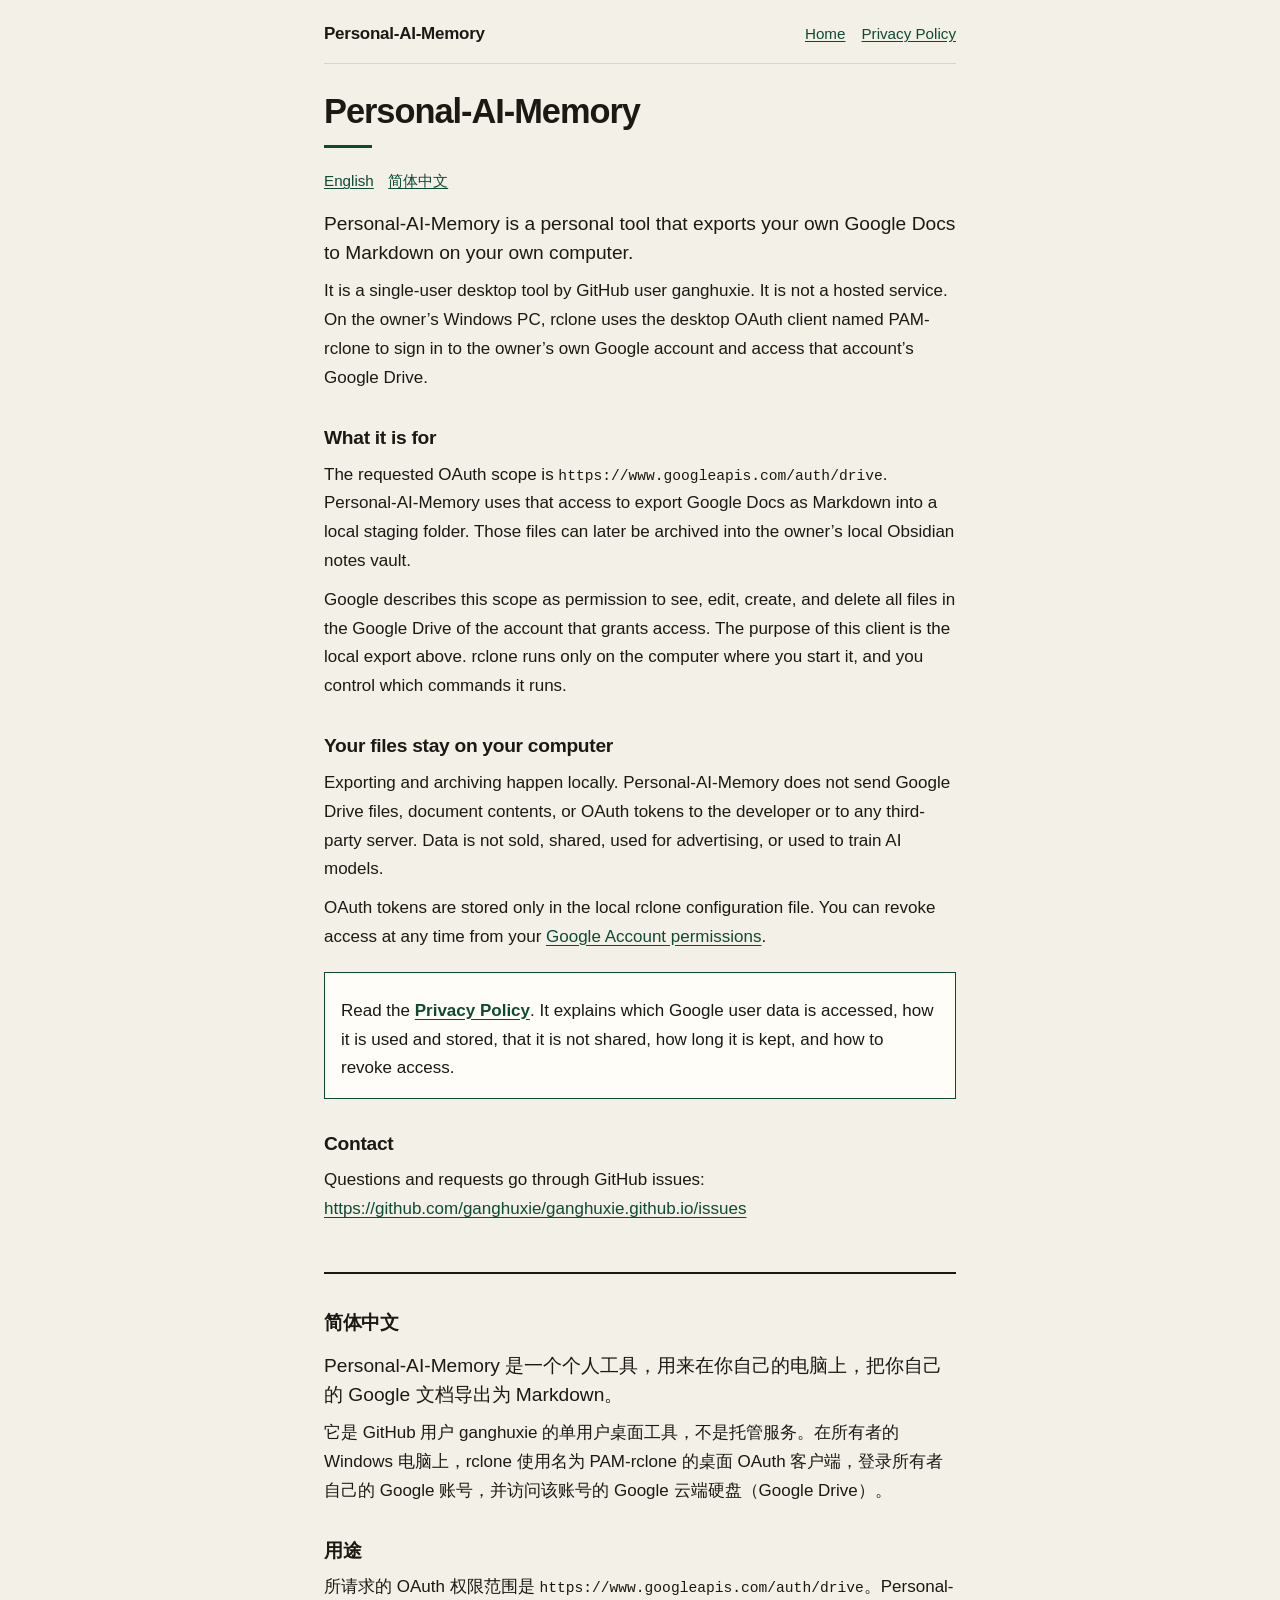
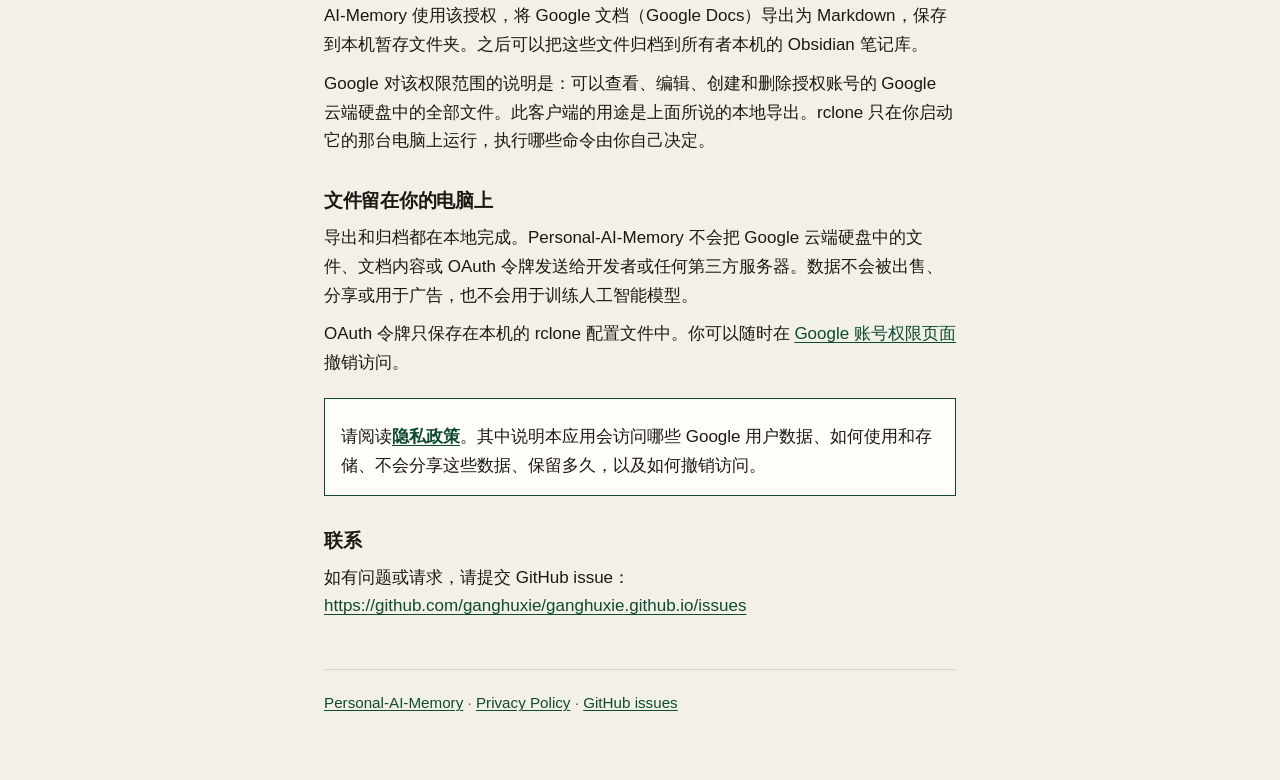
<file: index.html>
<!DOCTYPE html>
<html lang="en">
<head>
  <meta charset="utf-8">
  <meta name="viewport" content="width=device-width, initial-scale=1">
  <title>Personal-AI-Memory</title>
  <meta name="description" content="Personal-AI-Memory is a personal desktop tool that exports your own Google Docs to Markdown on your own computer.">
  <link rel="canonical" href="https://ganghuxie.github.io/">
  <link rel="privacy-policy" href="https://ganghuxie.github.io/privacy.html">
  <link rel="stylesheet" href="style.css">
</head>
<body>
  <div class="wrap">
    <header>
      <a class="brand" href="index.html">Personal-AI-Memory</a>
      <nav aria-label="Primary">
        <a href="index.html" aria-current="page">Home</a>
        <a href="privacy.html">Privacy Policy</a>
      </nav>
    </header>

    <main>
      <h1>Personal-AI-Memory</h1>
      <p class="langs">
        <a href="#english">English</a>
        <a href="#chinese">简体中文</a>
      </p>

      <article id="english" lang="en">
        <p class="lede">Personal-AI-Memory is a personal tool that exports your own Google Docs to Markdown on your own computer.</p>

        <p>It is a single-user desktop tool by GitHub user ganghuxie. It is not a hosted service. On the owner’s Windows PC, rclone uses the desktop OAuth client named PAM-rclone to sign in to the owner’s own Google account and access that account’s Google Drive.</p>

        <h2>What it is for</h2>
        <p>The requested OAuth scope is <code>https://www.googleapis.com/auth/drive</code>. Personal-AI-Memory uses that access to export Google Docs as Markdown into a local staging folder. Those files can later be archived into the owner’s local Obsidian notes vault.</p>
        <p>Google describes this scope as permission to see, edit, create, and delete all files in the Google Drive of the account that grants access. The purpose of this client is the local export above. rclone runs only on the computer where you start it, and you control which commands it runs.</p>

        <h2>Your files stay on your computer</h2>
        <p>Exporting and archiving happen locally. Personal-AI-Memory does not send Google Drive files, document contents, or OAuth tokens to the developer or to any third-party server. Data is not sold, shared, used for advertising, or used to train AI models.</p>
        <p>OAuth tokens are stored only in the local rclone configuration file. You can revoke access at any time from your <a href="https://myaccount.google.com/permissions">Google Account permissions</a>.</p>

        <div class="policy-call">
          <p>Read the <a href="privacy.html">Privacy Policy</a>. It explains which Google user data is accessed, how it is used and stored, that it is not shared, how long it is kept, and how to revoke access.</p>
        </div>

        <h2>Contact</h2>
        <p>Questions and requests go through GitHub issues: <a href="https://github.com/ganghuxie/ganghuxie.github.io/issues">https://github.com/ganghuxie/ganghuxie.github.io/issues</a></p>
      </article>

      <article id="chinese" class="translation" lang="zh-Hans">
        <h2>简体中文</h2>
        <p class="lede">Personal-AI-Memory 是一个个人工具，用来在你自己的电脑上，把你自己的 Google 文档导出为 Markdown。</p>

        <p>它是 GitHub 用户 ganghuxie 的单用户桌面工具，不是托管服务。在所有者的 Windows 电脑上，rclone 使用名为 PAM-rclone 的桌面 OAuth 客户端，登录所有者自己的 Google 账号，并访问该账号的 Google 云端硬盘（Google Drive）。</p>

        <h2>用途</h2>
        <p>所请求的 OAuth 权限范围是 <code>https://www.googleapis.com/auth/drive</code>。Personal-AI-Memory 使用该授权，将 Google 文档（Google Docs）导出为 Markdown，保存到本机暂存文件夹。之后可以把这些文件归档到所有者本机的 Obsidian 笔记库。</p>
        <p>Google 对该权限范围的说明是：可以查看、编辑、创建和删除授权账号的 Google 云端硬盘中的全部文件。此客户端的用途是上面所说的本地导出。rclone 只在你启动它的那台电脑上运行，执行哪些命令由你自己决定。</p>

        <h2>文件留在你的电脑上</h2>
        <p>导出和归档都在本地完成。Personal-AI-Memory 不会把 Google 云端硬盘中的文件、文档内容或 OAuth 令牌发送给开发者或任何第三方服务器。数据不会被出售、分享或用于广告，也不会用于训练人工智能模型。</p>
        <p>OAuth 令牌只保存在本机的 rclone 配置文件中。你可以随时在 <a href="https://myaccount.google.com/permissions">Google 账号权限页面</a>撤销访问。</p>

        <div class="policy-call">
          <p>请阅读<a href="privacy.html">隐私政策</a>。其中说明本应用会访问哪些 Google 用户数据、如何使用和存储、不会分享这些数据、保留多久，以及如何撤销访问。</p>
        </div>

        <h2>联系</h2>
        <p>如有问题或请求，请提交 GitHub issue：<a href="https://github.com/ganghuxie/ganghuxie.github.io/issues">https://github.com/ganghuxie/ganghuxie.github.io/issues</a></p>
      </article>
    </main>

    <footer>
      <p><a href="index.html">Personal-AI-Memory</a> · <a href="privacy.html">Privacy Policy</a> · <a href="https://github.com/ganghuxie/ganghuxie.github.io/issues">GitHub issues</a></p>
    </footer>
  </div>
</body>
</html>
</file>
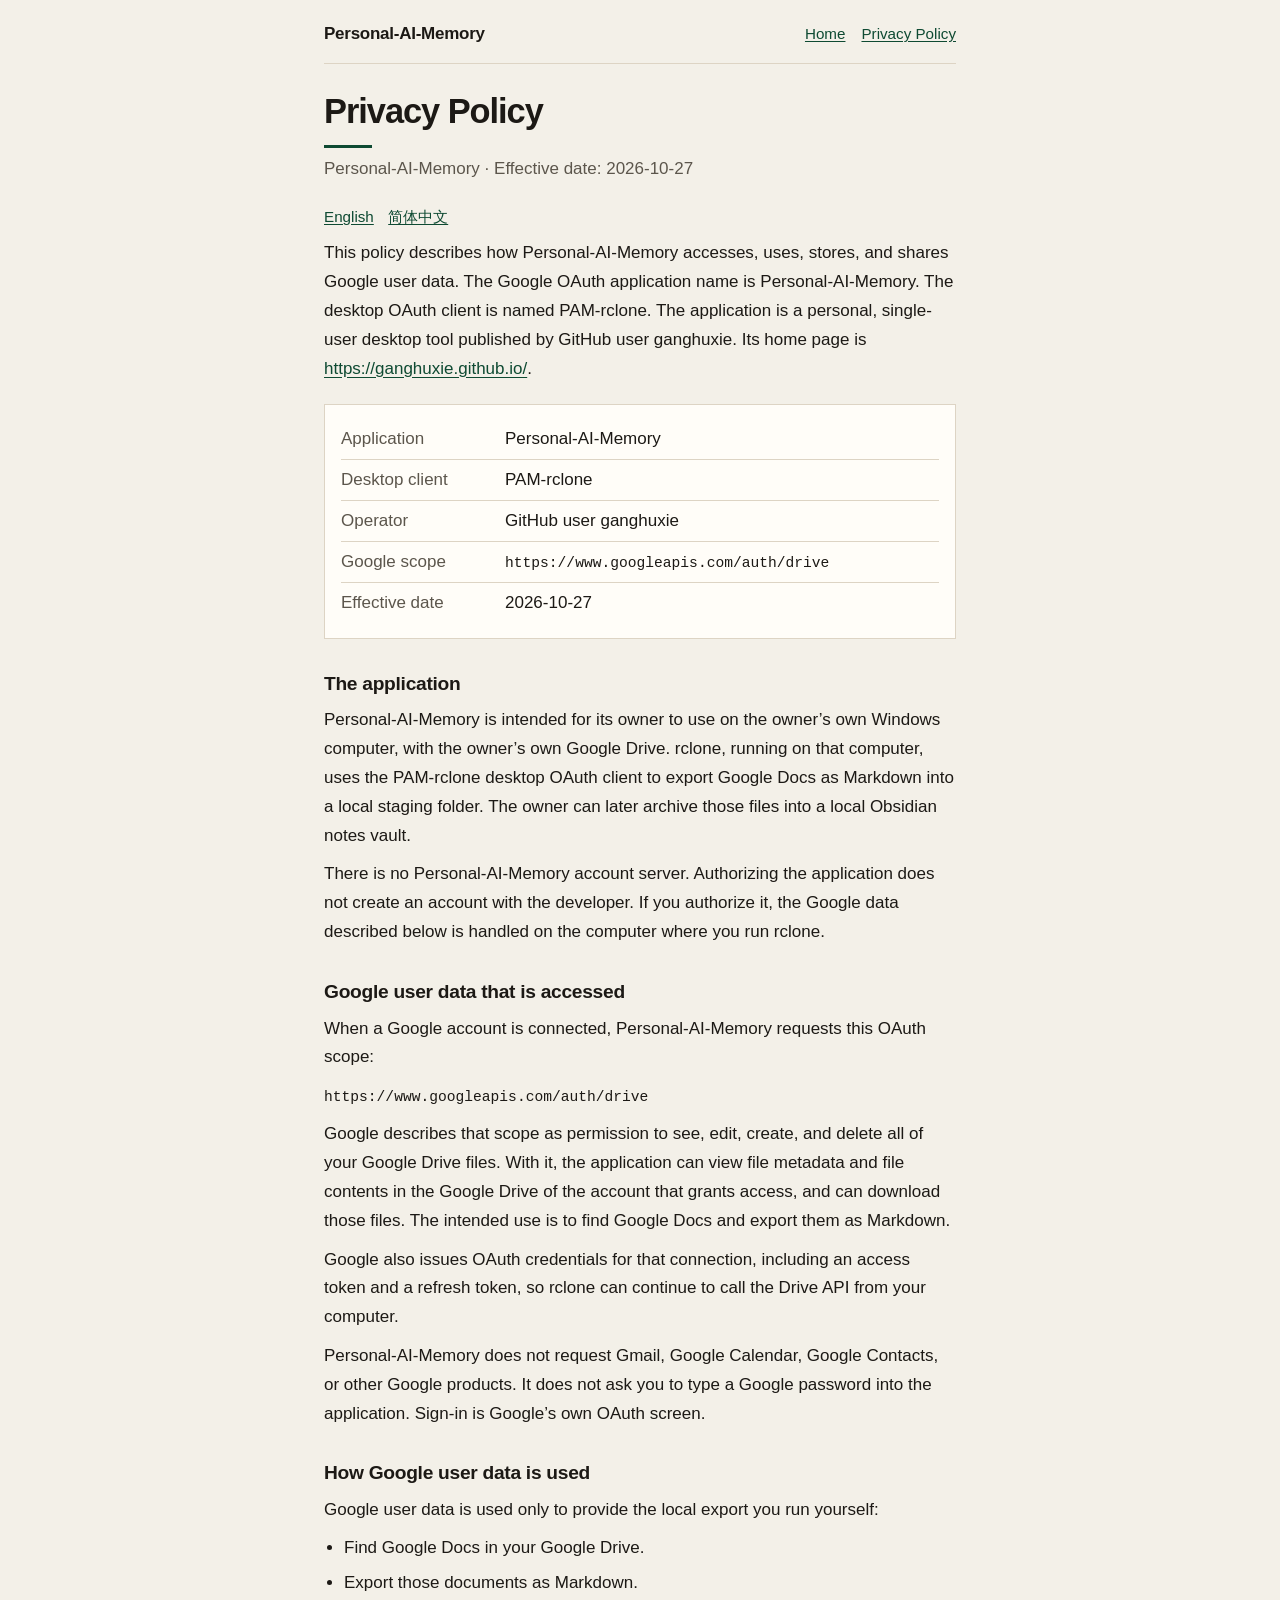
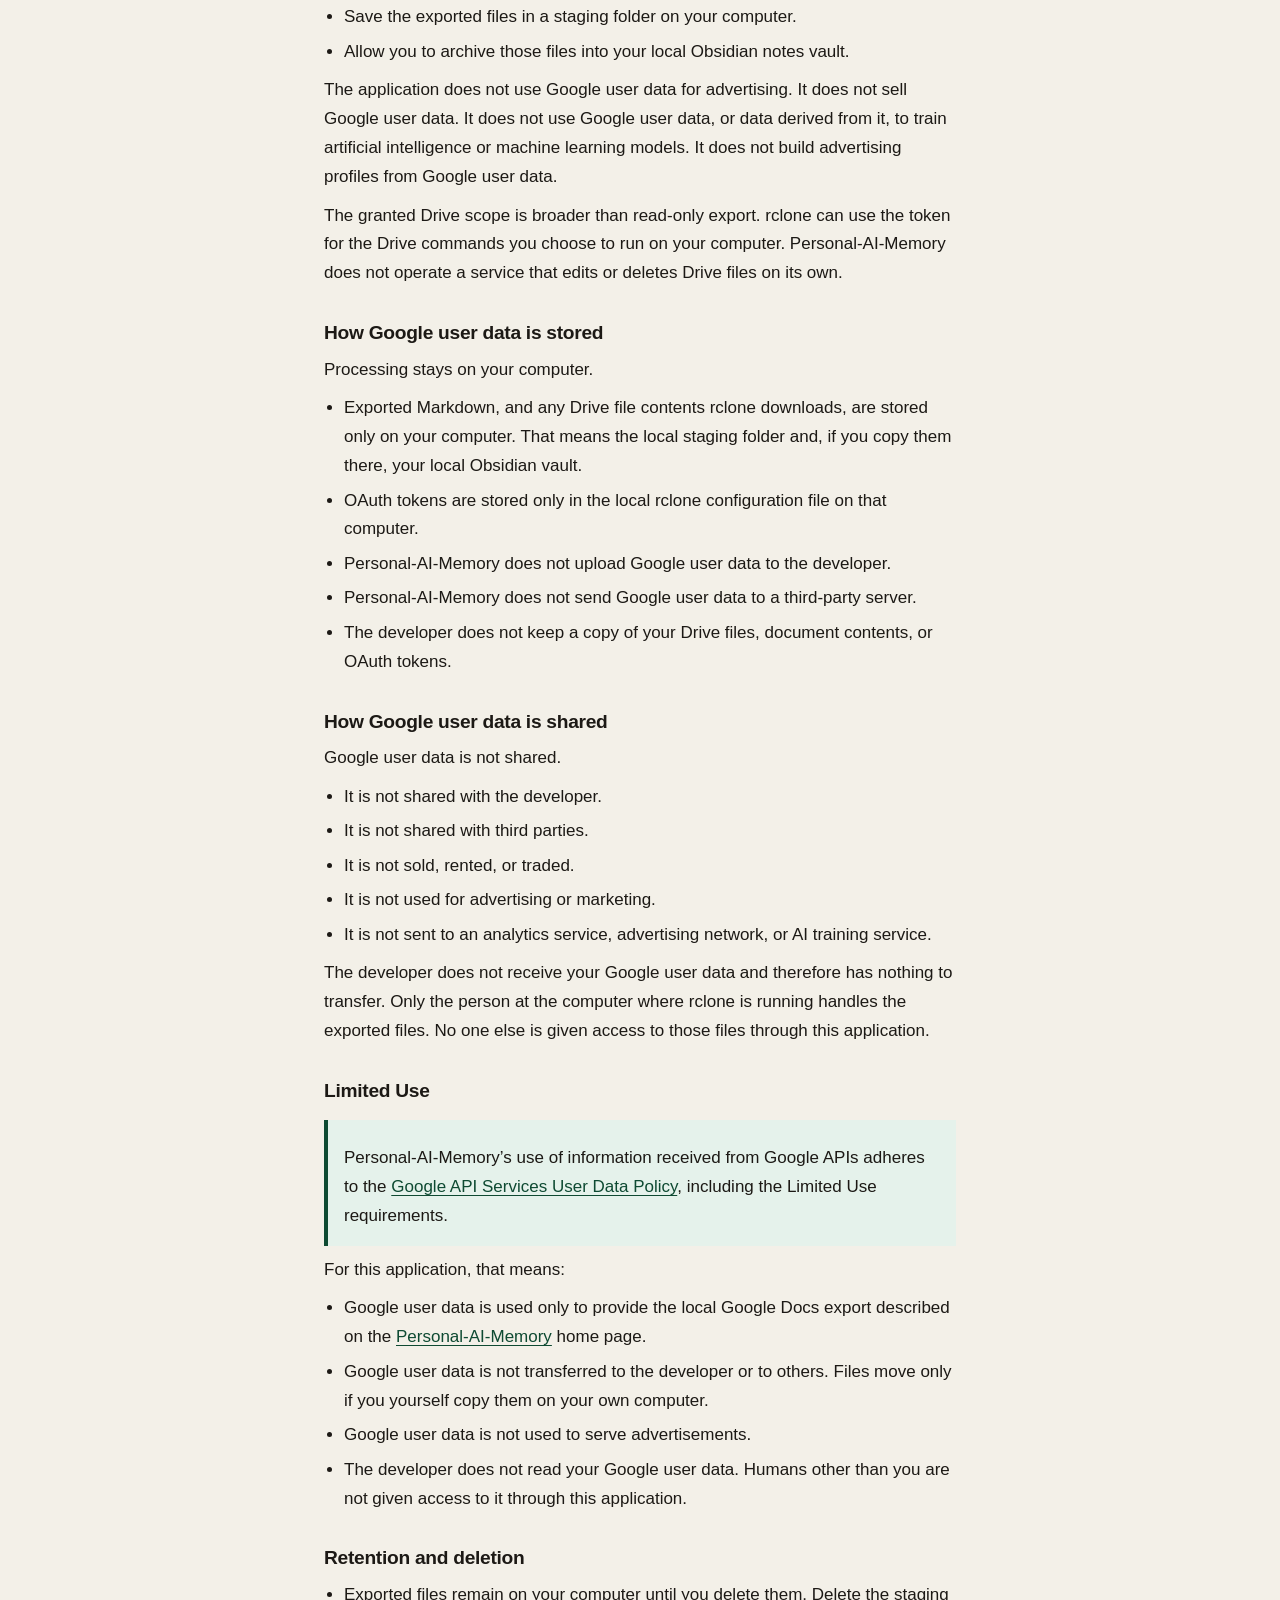
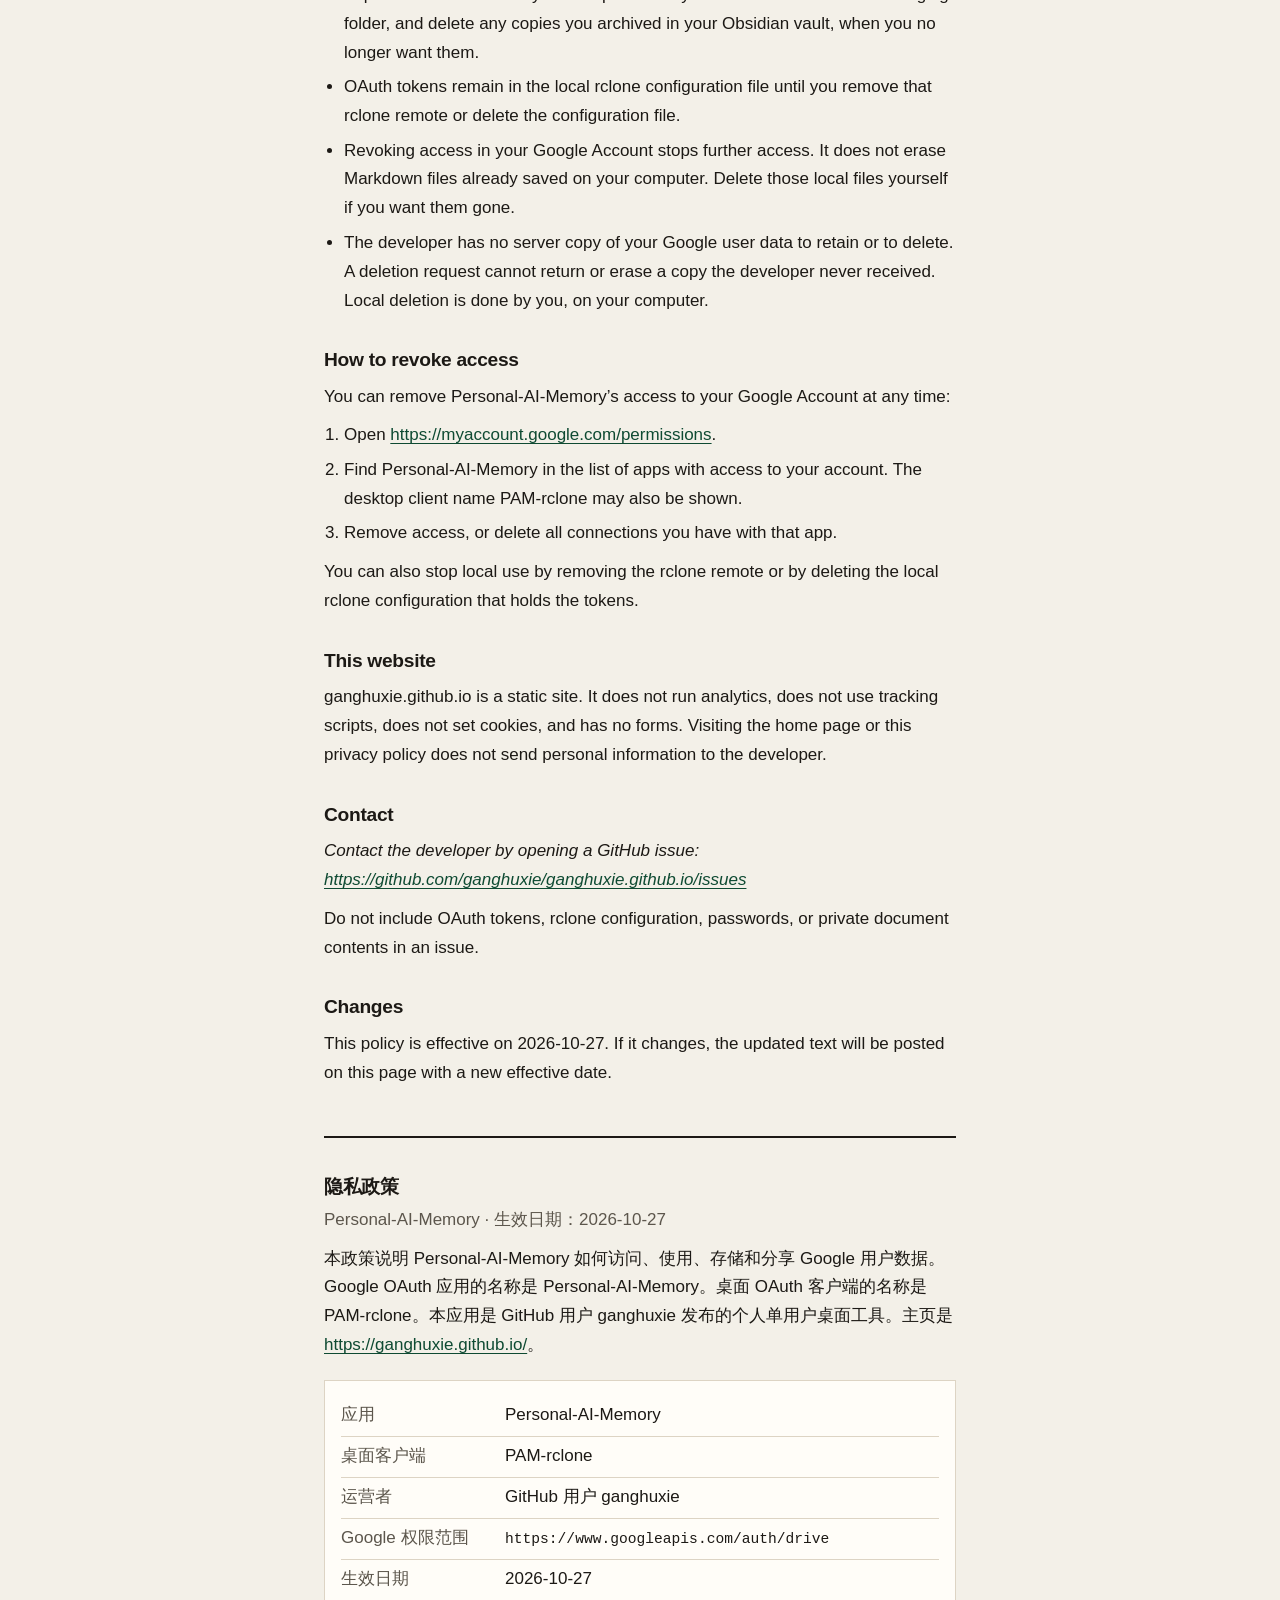
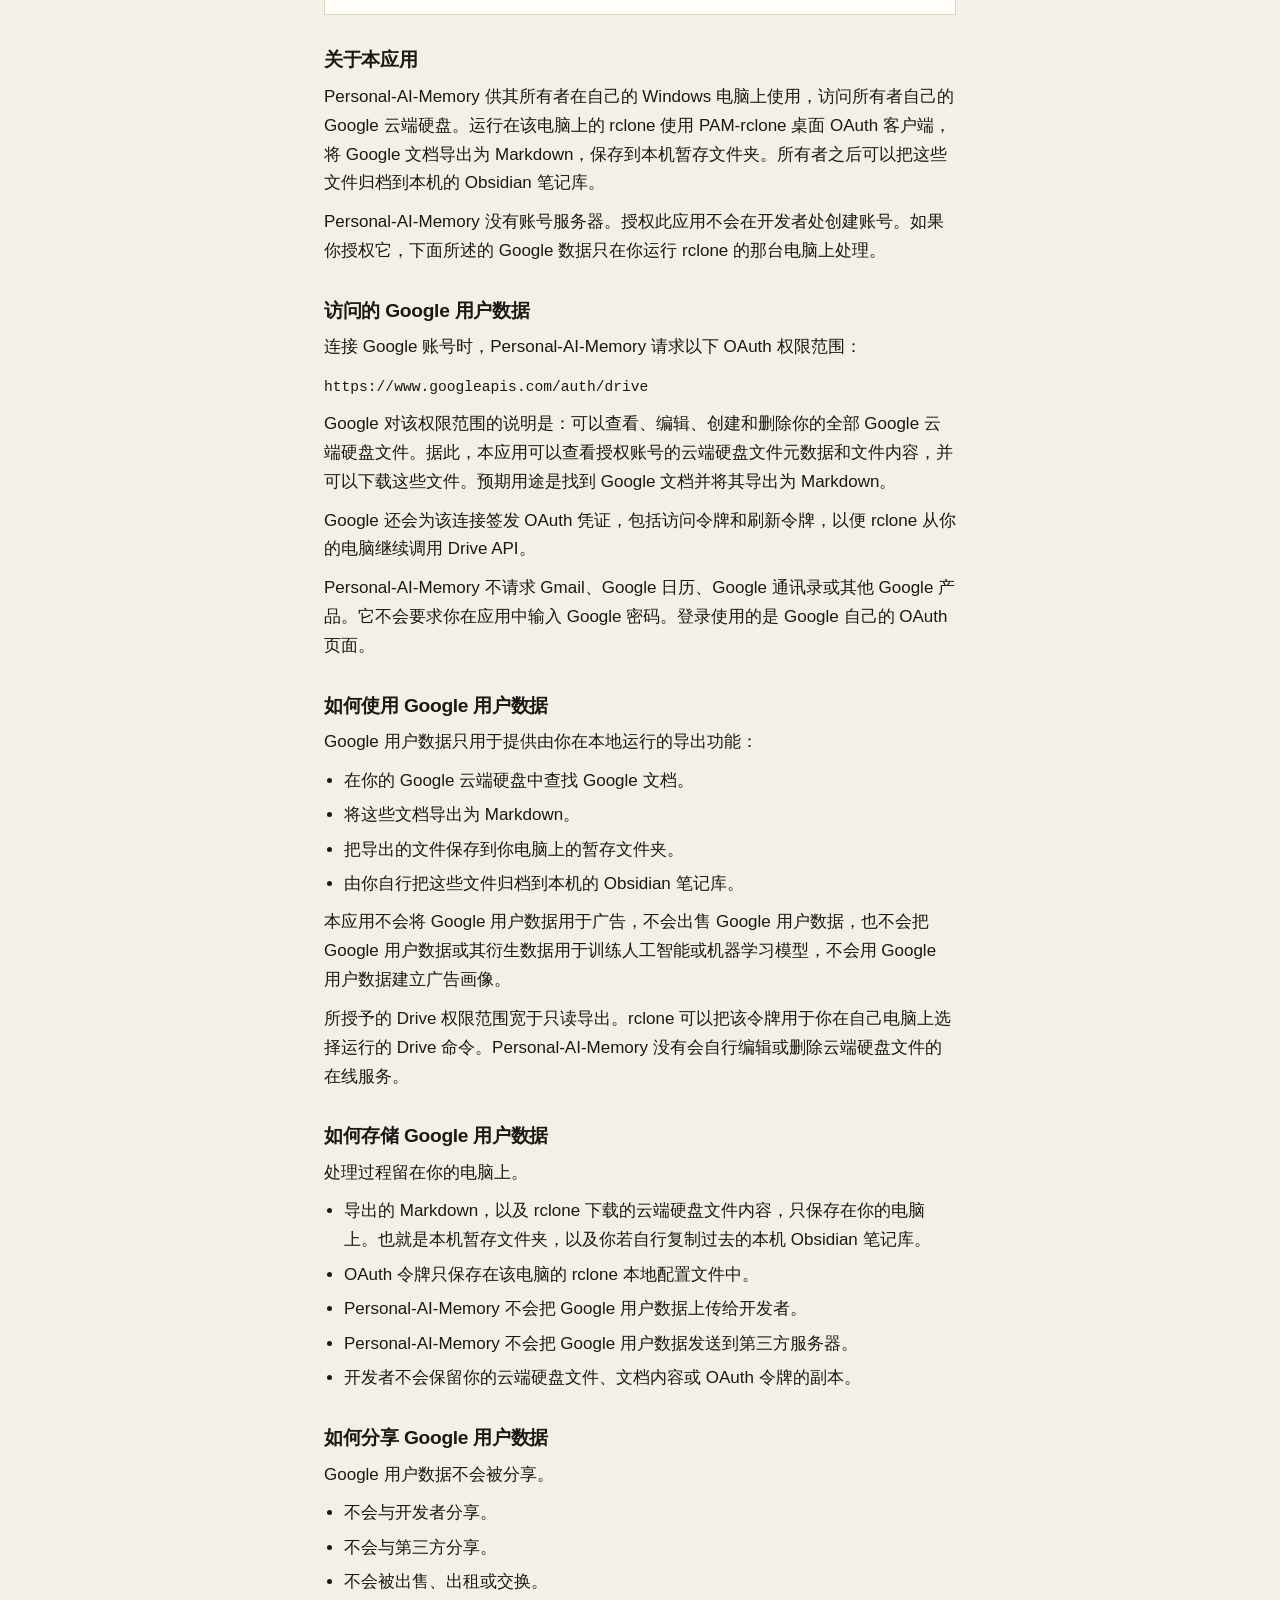
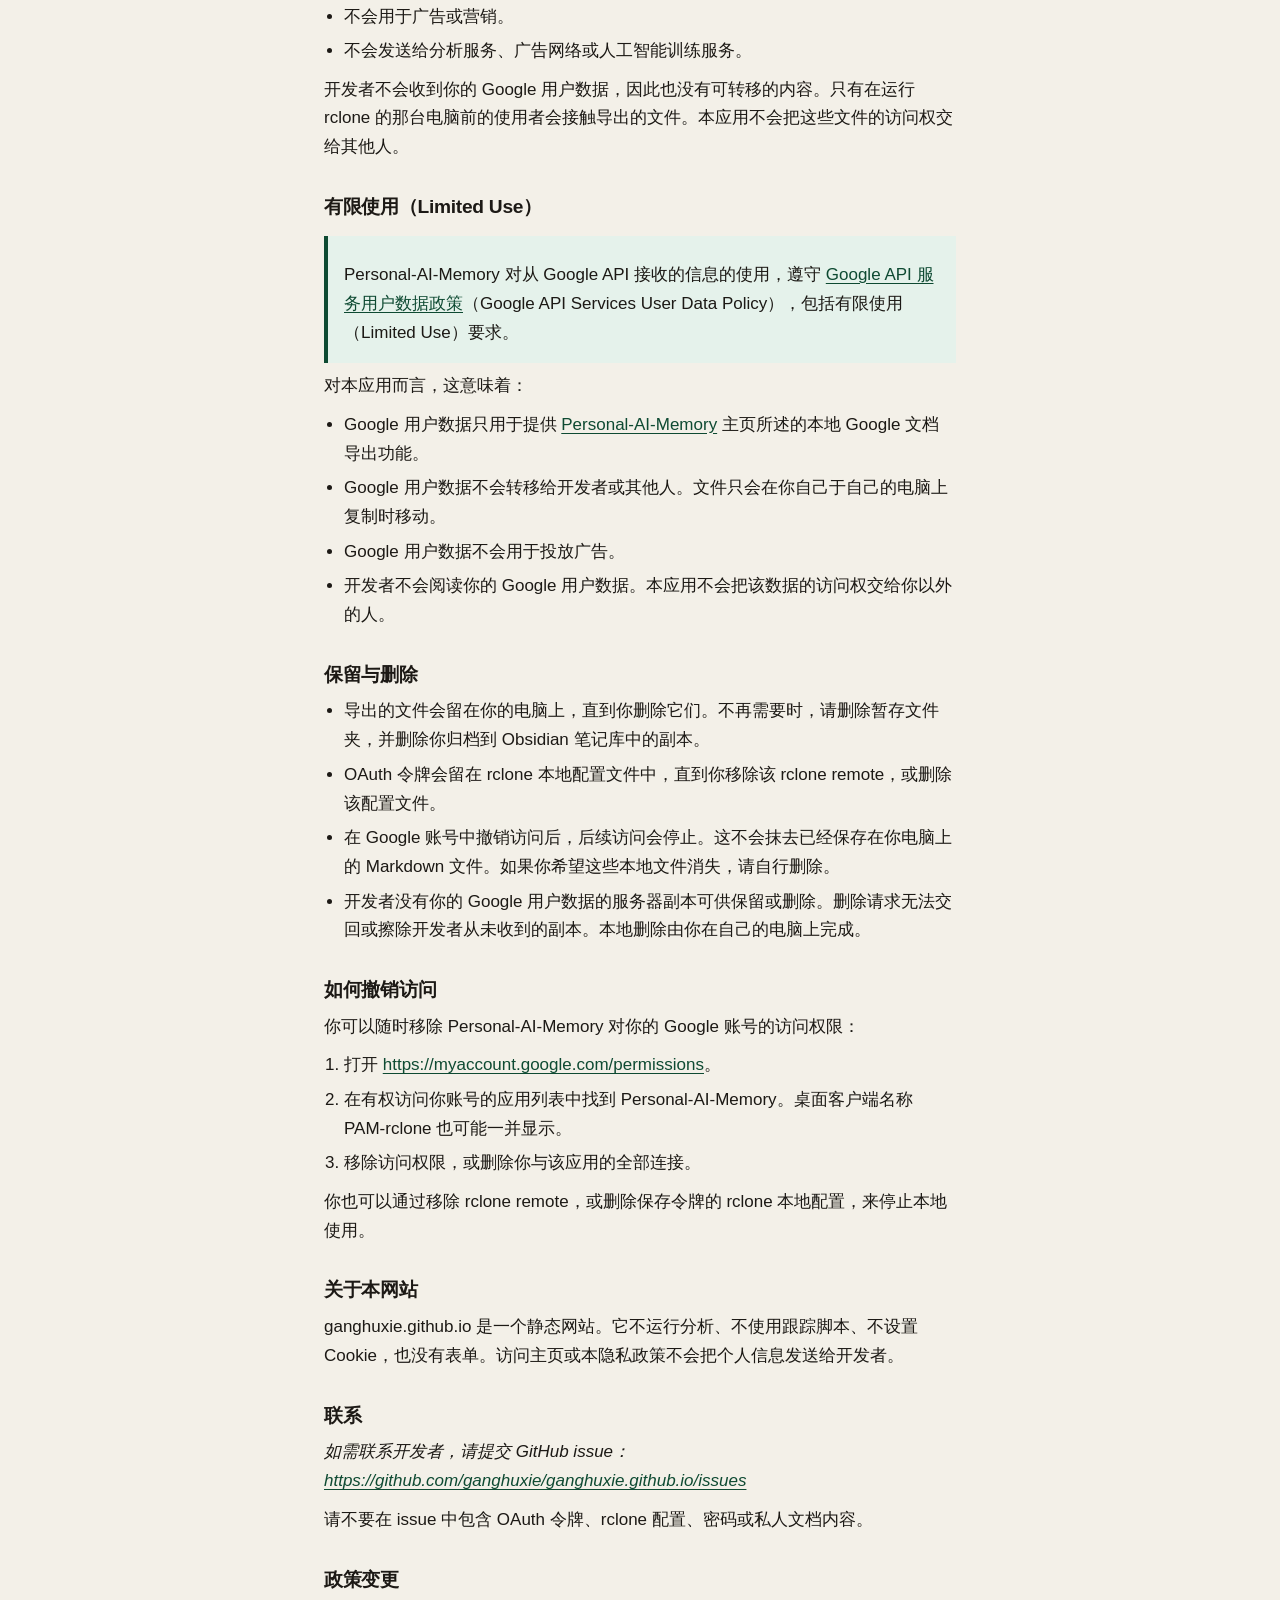
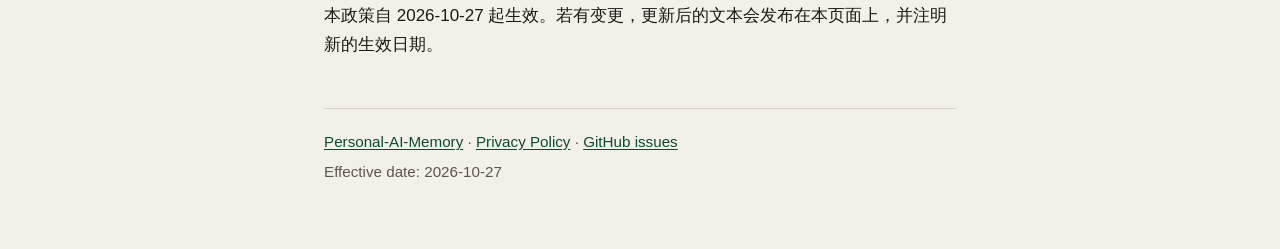
<file: privacy.html>
<!DOCTYPE html>
<html lang="en">
<head>
  <meta charset="utf-8">
  <meta name="viewport" content="width=device-width, initial-scale=1">
  <title>Privacy Policy — Personal-AI-Memory</title>
  <meta name="description" content="Privacy policy for Personal-AI-Memory: how the app accesses, uses, stores, and does not share Google user data.">
  <link rel="canonical" href="https://ganghuxie.github.io/privacy.html">
  <link rel="stylesheet" href="style.css">
</head>
<body>
  <div class="wrap">
    <header>
      <a class="brand" href="index.html">Personal-AI-Memory</a>
      <nav aria-label="Primary">
        <a href="index.html">Home</a>
        <a href="privacy.html" aria-current="page">Privacy Policy</a>
      </nav>
    </header>

    <main>
      <h1>Privacy Policy</h1>
      <p class="meta">Personal-AI-Memory · Effective date: 2026-10-27</p>
      <p class="langs">
        <a href="#english">English</a>
        <a href="#chinese">简体中文</a>
      </p>

      <article id="english" lang="en">
        <p>This policy describes how Personal-AI-Memory accesses, uses, stores, and shares Google user data. The Google OAuth application name is Personal-AI-Memory. The desktop OAuth client is named PAM-rclone. The application is a personal, single-user desktop tool published by GitHub user ganghuxie. Its home page is <a href="https://ganghuxie.github.io/">https://ganghuxie.github.io/</a>.</p>

        <dl class="summary">
          <div>
            <dt>Application</dt>
            <dd>Personal-AI-Memory</dd>
          </div>
          <div>
            <dt>Desktop client</dt>
            <dd>PAM-rclone</dd>
          </div>
          <div>
            <dt>Operator</dt>
            <dd>GitHub user ganghuxie</dd>
          </div>
          <div>
            <dt>Google scope</dt>
            <dd><code>https://www.googleapis.com/auth/drive</code></dd>
          </div>
          <div>
            <dt>Effective date</dt>
            <dd>2026-10-27</dd>
          </div>
        </dl>

        <h2>The application</h2>
        <p>Personal-AI-Memory is intended for its owner to use on the owner’s own Windows computer, with the owner’s own Google Drive. rclone, running on that computer, uses the PAM-rclone desktop OAuth client to export Google Docs as Markdown into a local staging folder. The owner can later archive those files into a local Obsidian notes vault.</p>
        <p>There is no Personal-AI-Memory account server. Authorizing the application does not create an account with the developer. If you authorize it, the Google data described below is handled on the computer where you run rclone.</p>

        <h2>Google user data that is accessed</h2>
        <p>When a Google account is connected, Personal-AI-Memory requests this OAuth scope:</p>
        <p><code>https://www.googleapis.com/auth/drive</code></p>
        <p>Google describes that scope as permission to see, edit, create, and delete all of your Google Drive files. With it, the application can view file metadata and file contents in the Google Drive of the account that grants access, and can download those files. The intended use is to find Google Docs and export them as Markdown.</p>
        <p>Google also issues OAuth credentials for that connection, including an access token and a refresh token, so rclone can continue to call the Drive API from your computer.</p>
        <p>Personal-AI-Memory does not request Gmail, Google Calendar, Google Contacts, or other Google products. It does not ask you to type a Google password into the application. Sign-in is Google’s own OAuth screen.</p>

        <h2>How Google user data is used</h2>
        <p>Google user data is used only to provide the local export you run yourself:</p>
        <ul>
          <li>Find Google Docs in your Google Drive.</li>
          <li>Export those documents as Markdown.</li>
          <li>Save the exported files in a staging folder on your computer.</li>
          <li>Allow you to archive those files into your local Obsidian notes vault.</li>
        </ul>
        <p>The application does not use Google user data for advertising. It does not sell Google user data. It does not use Google user data, or data derived from it, to train artificial intelligence or machine learning models. It does not build advertising profiles from Google user data.</p>
        <p>The granted Drive scope is broader than read-only export. rclone can use the token for the Drive commands you choose to run on your computer. Personal-AI-Memory does not operate a service that edits or deletes Drive files on its own.</p>

        <h2>How Google user data is stored</h2>
        <p>Processing stays on your computer.</p>
        <ul>
          <li>Exported Markdown, and any Drive file contents rclone downloads, are stored only on your computer. That means the local staging folder and, if you copy them there, your local Obsidian vault.</li>
          <li>OAuth tokens are stored only in the local rclone configuration file on that computer.</li>
          <li>Personal-AI-Memory does not upload Google user data to the developer.</li>
          <li>Personal-AI-Memory does not send Google user data to a third-party server.</li>
          <li>The developer does not keep a copy of your Drive files, document contents, or OAuth tokens.</li>
        </ul>

        <h2>How Google user data is shared</h2>
        <p>Google user data is not shared.</p>
        <ul>
          <li>It is not shared with the developer.</li>
          <li>It is not shared with third parties.</li>
          <li>It is not sold, rented, or traded.</li>
          <li>It is not used for advertising or marketing.</li>
          <li>It is not sent to an analytics service, advertising network, or AI training service.</li>
        </ul>
        <p>The developer does not receive your Google user data and therefore has nothing to transfer. Only the person at the computer where rclone is running handles the exported files. No one else is given access to those files through this application.</p>

        <h2>Limited Use</h2>
        <div class="notice">
          <p>Personal-AI-Memory’s use of information received from Google APIs adheres to the <a href="https://developers.google.com/terms/api-services-user-data-policy">Google API Services User Data Policy</a>, including the Limited Use requirements.</p>
        </div>
        <p>For this application, that means:</p>
        <ul>
          <li>Google user data is used only to provide the local Google Docs export described on the <a href="index.html">Personal-AI-Memory</a> home page.</li>
          <li>Google user data is not transferred to the developer or to others. Files move only if you yourself copy them on your own computer.</li>
          <li>Google user data is not used to serve advertisements.</li>
          <li>The developer does not read your Google user data. Humans other than you are not given access to it through this application.</li>
        </ul>

        <h2>Retention and deletion</h2>
        <ul>
          <li>Exported files remain on your computer until you delete them. Delete the staging folder, and delete any copies you archived in your Obsidian vault, when you no longer want them.</li>
          <li>OAuth tokens remain in the local rclone configuration file until you remove that rclone remote or delete the configuration file.</li>
          <li>Revoking access in your Google Account stops further access. It does not erase Markdown files already saved on your computer. Delete those local files yourself if you want them gone.</li>
          <li>The developer has no server copy of your Google user data to retain or to delete. A deletion request cannot return or erase a copy the developer never received. Local deletion is done by you, on your computer.</li>
        </ul>

        <h2>How to revoke access</h2>
        <p>You can remove Personal-AI-Memory’s access to your Google Account at any time:</p>
        <ol>
          <li>Open <a href="https://myaccount.google.com/permissions">https://myaccount.google.com/permissions</a>.</li>
          <li>Find Personal-AI-Memory in the list of apps with access to your account. The desktop client name PAM-rclone may also be shown.</li>
          <li>Remove access, or delete all connections you have with that app.</li>
        </ol>
        <p>You can also stop local use by removing the rclone remote or by deleting the local rclone configuration that holds the tokens.</p>

        <h2>This website</h2>
        <p>ganghuxie.github.io is a static site. It does not run analytics, does not use tracking scripts, does not set cookies, and has no forms. Visiting the home page or this privacy policy does not send personal information to the developer.</p>

        <h2>Contact</h2>
        <address>
          <p>Contact the developer by opening a GitHub issue: <a href="https://github.com/ganghuxie/ganghuxie.github.io/issues">https://github.com/ganghuxie/ganghuxie.github.io/issues</a></p>
        </address>
        <p>Do not include OAuth tokens, rclone configuration, passwords, or private document contents in an issue.</p>

        <h2>Changes</h2>
        <p>This policy is effective on 2026-10-27. If it changes, the updated text will be posted on this page with a new effective date.</p>
      </article>

      <article id="chinese" class="translation" lang="zh-Hans">
        <h2>隐私政策</h2>
        <p class="meta">Personal-AI-Memory · 生效日期：2026-10-27</p>
        <p>本政策说明 Personal-AI-Memory 如何访问、使用、存储和分享 Google 用户数据。Google OAuth 应用的名称是 Personal-AI-Memory。桌面 OAuth 客户端的名称是 PAM-rclone。本应用是 GitHub 用户 ganghuxie 发布的个人单用户桌面工具。主页是 <a href="https://ganghuxie.github.io/">https://ganghuxie.github.io/</a>。</p>

        <dl class="summary">
          <div>
            <dt>应用</dt>
            <dd>Personal-AI-Memory</dd>
          </div>
          <div>
            <dt>桌面客户端</dt>
            <dd>PAM-rclone</dd>
          </div>
          <div>
            <dt>运营者</dt>
            <dd>GitHub 用户 ganghuxie</dd>
          </div>
          <div>
            <dt>Google 权限范围</dt>
            <dd><code>https://www.googleapis.com/auth/drive</code></dd>
          </div>
          <div>
            <dt>生效日期</dt>
            <dd>2026-10-27</dd>
          </div>
        </dl>

        <h2>关于本应用</h2>
        <p>Personal-AI-Memory 供其所有者在自己的 Windows 电脑上使用，访问所有者自己的 Google 云端硬盘。运行在该电脑上的 rclone 使用 PAM-rclone 桌面 OAuth 客户端，将 Google 文档导出为 Markdown，保存到本机暂存文件夹。所有者之后可以把这些文件归档到本机的 Obsidian 笔记库。</p>
        <p>Personal-AI-Memory 没有账号服务器。授权此应用不会在开发者处创建账号。如果你授权它，下面所述的 Google 数据只在你运行 rclone 的那台电脑上处理。</p>

        <h2>访问的 Google 用户数据</h2>
        <p>连接 Google 账号时，Personal-AI-Memory 请求以下 OAuth 权限范围：</p>
        <p><code>https://www.googleapis.com/auth/drive</code></p>
        <p>Google 对该权限范围的说明是：可以查看、编辑、创建和删除你的全部 Google 云端硬盘文件。据此，本应用可以查看授权账号的云端硬盘文件元数据和文件内容，并可以下载这些文件。预期用途是找到 Google 文档并将其导出为 Markdown。</p>
        <p>Google 还会为该连接签发 OAuth 凭证，包括访问令牌和刷新令牌，以便 rclone 从你的电脑继续调用 Drive API。</p>
        <p>Personal-AI-Memory 不请求 Gmail、Google 日历、Google 通讯录或其他 Google 产品。它不会要求你在应用中输入 Google 密码。登录使用的是 Google 自己的 OAuth 页面。</p>

        <h2>如何使用 Google 用户数据</h2>
        <p>Google 用户数据只用于提供由你在本地运行的导出功能：</p>
        <ul>
          <li>在你的 Google 云端硬盘中查找 Google 文档。</li>
          <li>将这些文档导出为 Markdown。</li>
          <li>把导出的文件保存到你电脑上的暂存文件夹。</li>
          <li>由你自行把这些文件归档到本机的 Obsidian 笔记库。</li>
        </ul>
        <p>本应用不会将 Google 用户数据用于广告，不会出售 Google 用户数据，也不会把 Google 用户数据或其衍生数据用于训练人工智能或机器学习模型，不会用 Google 用户数据建立广告画像。</p>
        <p>所授予的 Drive 权限范围宽于只读导出。rclone 可以把该令牌用于你在自己电脑上选择运行的 Drive 命令。Personal-AI-Memory 没有会自行编辑或删除云端硬盘文件的在线服务。</p>

        <h2>如何存储 Google 用户数据</h2>
        <p>处理过程留在你的电脑上。</p>
        <ul>
          <li>导出的 Markdown，以及 rclone 下载的云端硬盘文件内容，只保存在你的电脑上。也就是本机暂存文件夹，以及你若自行复制过去的本机 Obsidian 笔记库。</li>
          <li>OAuth 令牌只保存在该电脑的 rclone 本地配置文件中。</li>
          <li>Personal-AI-Memory 不会把 Google 用户数据上传给开发者。</li>
          <li>Personal-AI-Memory 不会把 Google 用户数据发送到第三方服务器。</li>
          <li>开发者不会保留你的云端硬盘文件、文档内容或 OAuth 令牌的副本。</li>
        </ul>

        <h2>如何分享 Google 用户数据</h2>
        <p>Google 用户数据不会被分享。</p>
        <ul>
          <li>不会与开发者分享。</li>
          <li>不会与第三方分享。</li>
          <li>不会被出售、出租或交换。</li>
          <li>不会用于广告或营销。</li>
          <li>不会发送给分析服务、广告网络或人工智能训练服务。</li>
        </ul>
        <p>开发者不会收到你的 Google 用户数据，因此也没有可转移的内容。只有在运行 rclone 的那台电脑前的使用者会接触导出的文件。本应用不会把这些文件的访问权交给其他人。</p>

        <h2>有限使用（Limited Use）</h2>
        <div class="notice">
          <p>Personal-AI-Memory 对从 Google API 接收的信息的使用，遵守 <a href="https://developers.google.com/terms/api-services-user-data-policy">Google API 服务用户数据政策</a>（Google API Services User Data Policy），包括有限使用（Limited Use）要求。</p>
        </div>
        <p>对本应用而言，这意味着：</p>
        <ul>
          <li>Google 用户数据只用于提供 <a href="index.html">Personal-AI-Memory</a> 主页所述的本地 Google 文档导出功能。</li>
          <li>Google 用户数据不会转移给开发者或其他人。文件只会在你自己于自己的电脑上复制时移动。</li>
          <li>Google 用户数据不会用于投放广告。</li>
          <li>开发者不会阅读你的 Google 用户数据。本应用不会把该数据的访问权交给你以外的人。</li>
        </ul>

        <h2>保留与删除</h2>
        <ul>
          <li>导出的文件会留在你的电脑上，直到你删除它们。不再需要时，请删除暂存文件夹，并删除你归档到 Obsidian 笔记库中的副本。</li>
          <li>OAuth 令牌会留在 rclone 本地配置文件中，直到你移除该 rclone remote，或删除该配置文件。</li>
          <li>在 Google 账号中撤销访问后，后续访问会停止。这不会抹去已经保存在你电脑上的 Markdown 文件。如果你希望这些本地文件消失，请自行删除。</li>
          <li>开发者没有你的 Google 用户数据的服务器副本可供保留或删除。删除请求无法交回或擦除开发者从未收到的副本。本地删除由你在自己的电脑上完成。</li>
        </ul>

        <h2>如何撤销访问</h2>
        <p>你可以随时移除 Personal-AI-Memory 对你的 Google 账号的访问权限：</p>
        <ol>
          <li>打开 <a href="https://myaccount.google.com/permissions">https://myaccount.google.com/permissions</a>。</li>
          <li>在有权访问你账号的应用列表中找到 Personal-AI-Memory。桌面客户端名称 PAM-rclone 也可能一并显示。</li>
          <li>移除访问权限，或删除你与该应用的全部连接。</li>
        </ol>
        <p>你也可以通过移除 rclone remote，或删除保存令牌的 rclone 本地配置，来停止本地使用。</p>

        <h2>关于本网站</h2>
        <p>ganghuxie.github.io 是一个静态网站。它不运行分析、不使用跟踪脚本、不设置 Cookie，也没有表单。访问主页或本隐私政策不会把个人信息发送给开发者。</p>

        <h2>联系</h2>
        <address>
          <p>如需联系开发者，请提交 GitHub issue：<a href="https://github.com/ganghuxie/ganghuxie.github.io/issues">https://github.com/ganghuxie/ganghuxie.github.io/issues</a></p>
        </address>
        <p>请不要在 issue 中包含 OAuth 令牌、rclone 配置、密码或私人文档内容。</p>

        <h2>政策变更</h2>
        <p>本政策自 2026-10-27 起生效。若有变更，更新后的文本会发布在本页面上，并注明新的生效日期。</p>
      </article>
    </main>

    <footer>
      <p><a href="index.html">Personal-AI-Memory</a> · <a href="privacy.html">Privacy Policy</a> · <a href="https://github.com/ganghuxie/ganghuxie.github.io/issues">GitHub issues</a></p>
      <p>Effective date: 2026-10-27</p>
    </footer>
  </div>
</body>
</html>
</file>
<file: style.css>
:root {
  --bg: #f3f0e8;
  --paper: #fffdf8;
  --ink: #1c1915;
  --muted: #5c564c;
  --line: #ddd4c4;
  --accent: #0e4a32;
  --accent-soft: #e5f2eb;
  --focus: #0e4a32;
  color-scheme: light;
}

@media (prefers-color-scheme: dark) {
  :root {
    --bg: #141311;
    --paper: #1e1c18;
    --ink: #f4f0e6;
    --muted: #c8c0b3;
    --line: #3c3832;
    --accent: #9ddec0;
    --accent-soft: #1c2c24;
    --focus: #9ddec0;
    color-scheme: dark;
  }
}

* {
  box-sizing: border-box;
}

html {
  scroll-behavior: smooth;
}

body {
  margin: 0;
  background: var(--bg);
  color: var(--ink);
  font-family: "Segoe UI", "PingFang SC", "Hiragino Sans GB", "Microsoft YaHei", "Noto Sans SC", "Source Han Sans SC", sans-serif;
  font-size: 1.0625rem;
  line-height: 1.7;
}

a {
  color: var(--accent);
  text-underline-offset: 0.16em;
}

a:hover {
  text-decoration-thickness: 2px;
}

a:focus-visible {
  outline: 2px solid var(--focus);
  outline-offset: 3px;
}

.wrap {
  max-width: 42rem;
  margin: 0 auto;
  padding: 1.25rem 1.25rem 4rem;
}

header {
  display: flex;
  justify-content: space-between;
  align-items: baseline;
  gap: 1rem 1.5rem;
  padding-bottom: 0.9rem;
  border-bottom: 1px solid var(--line);
}

.brand {
  color: inherit;
  font-weight: 700;
  letter-spacing: -0.015em;
  text-decoration: none;
}

nav {
  display: flex;
  flex-wrap: wrap;
  gap: 0.35rem 1rem;
}

nav a {
  font-size: 0.95rem;
}

h1 {
  margin: 1.75rem 0 0.4rem;
  font-size: 2.15rem;
  line-height: 1.15;
  letter-spacing: -0.03em;
  font-weight: 700;
}

h1::after {
  content: "";
  display: block;
  width: 3rem;
  height: 3px;
  margin-top: 0.85rem;
  background: var(--accent);
}

h2 {
  margin: 2rem 0 0.4rem;
  font-size: 1.2rem;
  line-height: 1.35;
  letter-spacing: -0.015em;
}

h3 {
  margin: 1.4rem 0 0.3rem;
  font-size: 1.02rem;
}

p,
ul,
ol,
dl {
  margin: 0.6rem 0 0;
}

ul,
ol {
  padding-left: 1.25rem;
}

li + li {
  margin-top: 0.35rem;
}

.lede {
  margin-top: 1rem;
  font-size: 1.2rem;
  line-height: 1.5;
}

.meta {
  margin-top: 0.35rem;
  color: var(--muted);
}

.langs {
  display: flex;
  flex-wrap: wrap;
  gap: 0.35rem 0.9rem;
  margin: 1.25rem 0 0;
  color: var(--muted);
  font-size: 0.95rem;
}

.summary {
  margin: 1.25rem 0 0;
  padding: 0.9rem 1rem;
  background: var(--paper);
  border: 1px solid var(--line);
}

.summary div {
  display: grid;
  grid-template-columns: 9.5rem 1fr;
  gap: 0.35rem 0.75rem;
  padding: 0.35rem 0;
}

.summary div + div {
  border-top: 1px solid var(--line);
}

.summary dt {
  color: var(--muted);
}

.summary dd {
  margin: 0;
}

.notice {
  margin: 1rem 0 0;
  padding: 0.95rem 1rem;
  background: var(--accent-soft);
  border-left: 4px solid var(--accent);
}

.policy-call {
  margin: 1.25rem 0 0;
  padding: 0.9rem 1rem;
  background: var(--paper);
  border: 1px solid var(--accent);
}

.policy-call a {
  font-weight: 700;
}

code {
  font-family: "Cascadia Code", "Segoe UI Mono", ui-monospace, SFMono-Regular, Menlo, Consolas, monospace;
  font-size: 0.86em;
  overflow-wrap: anywhere;
}

a,
p {
  overflow-wrap: anywhere;
}

.translation {
  margin-top: 3rem;
  padding-top: 0.25rem;
  border-top: 2px solid var(--ink);
}

footer {
  margin-top: 3rem;
  padding-top: 1rem;
  border-top: 1px solid var(--line);
  color: var(--muted);
  font-size: 0.95rem;
  font-style: normal;
}

footer p {
  margin: 0.25rem 0 0;
}

@media (max-width: 36rem) {
  h1 {
    font-size: 1.8rem;
  }

  header {
    flex-direction: column;
    align-items: flex-start;
  }

  .summary div {
    grid-template-columns: 1fr;
    gap: 0.1rem;
  }
}

@media print {
  body {
    background: #fff;
    color: #000;
  }

  a {
    color: #000;
  }

  .wrap {
    max-width: none;
  }
}
</file>
